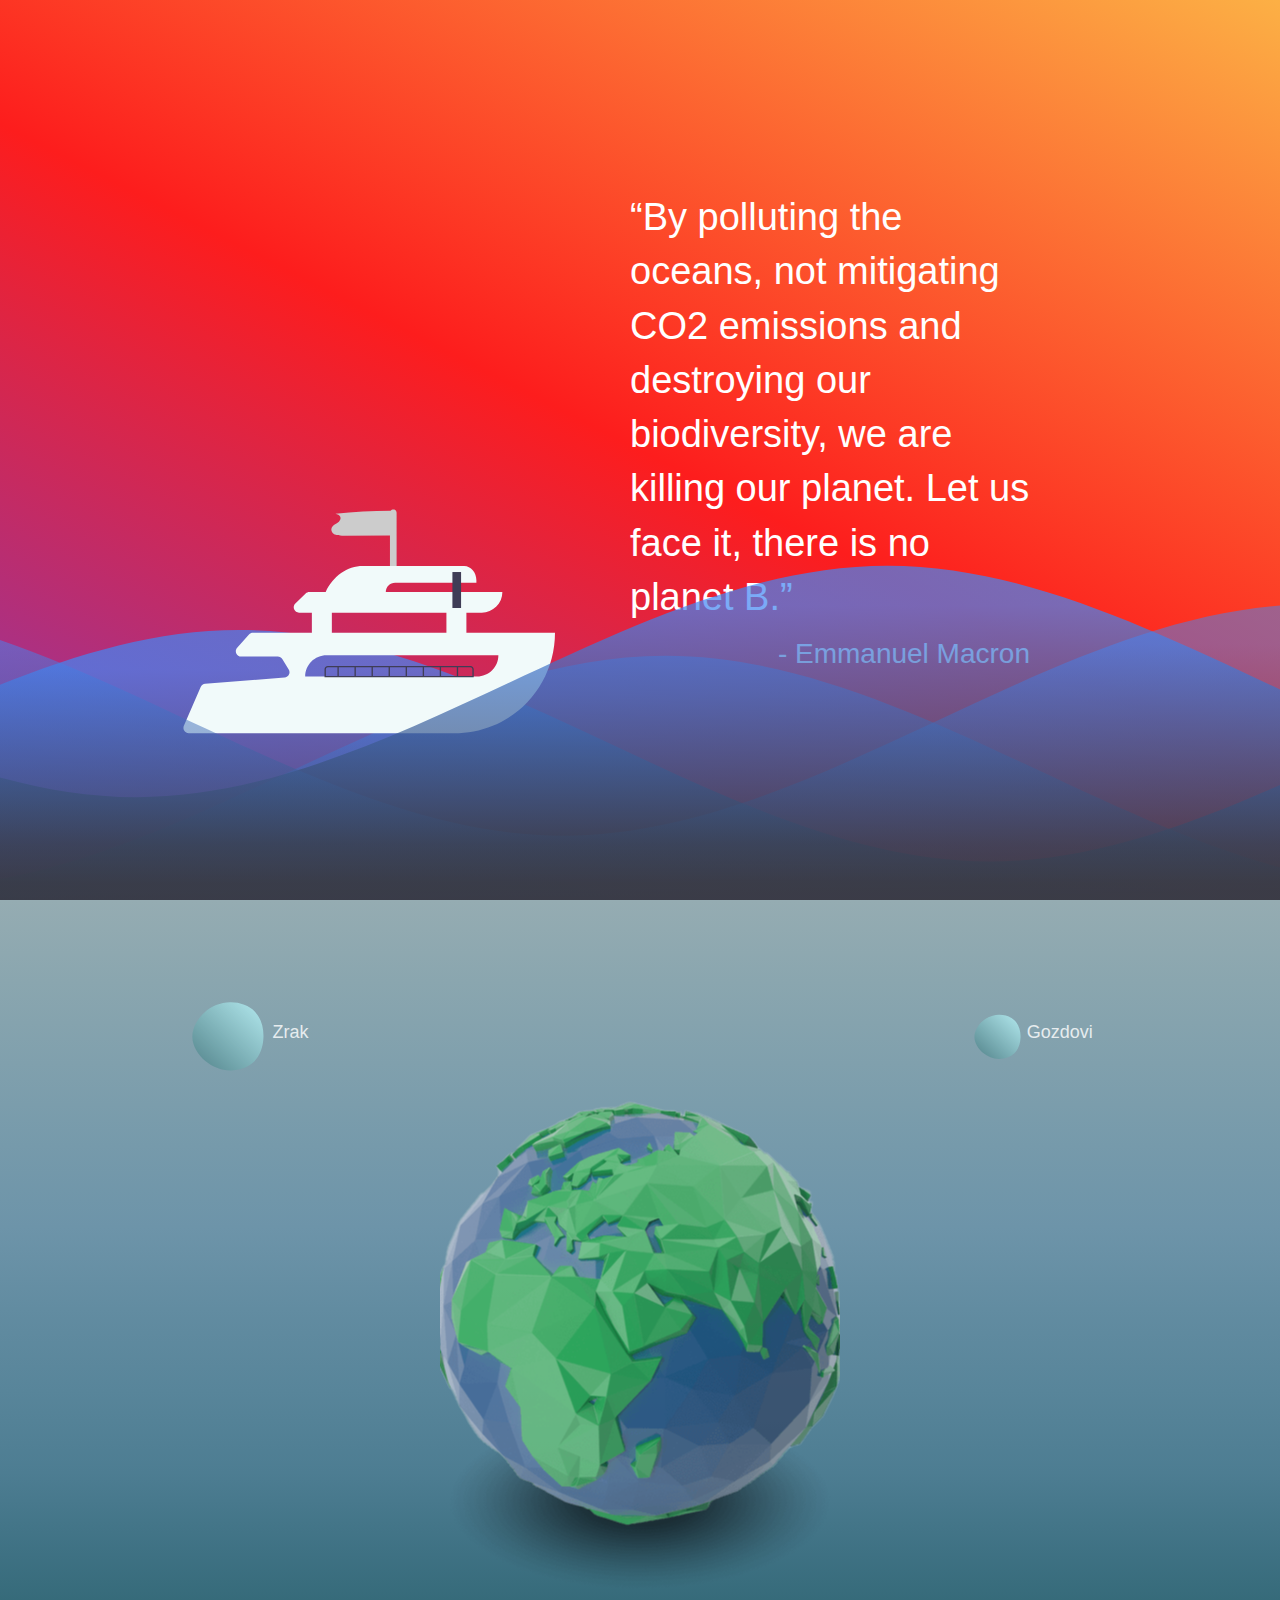
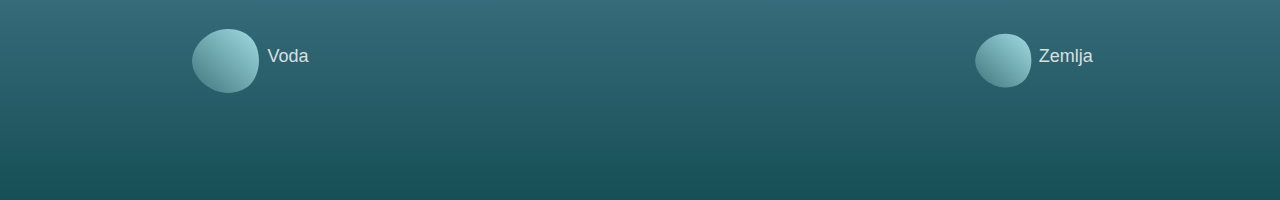
<file: bloki.html>
<!DOCTYPE html>
<html lang="en">
<head>
    <link rel="stylesheet" href="bloki.css">
    <link rel="stylesheet" href="navbar.css">
    <link rel="stylesheet" href="page1.css">
    <link rel="stylesheet" href="page2.css">

    <script
        src="https://code.jquery.com/jquery-3.6.0.slim.min.js"
        integrity="sha256-u7e5khyithlIdTpu22PHhENmPcRdFiHRjhAuHcs05RI="
        crossorigin="anonymous"></script>

    <!-- Latest compiled and minified CSS -->
    <link rel="stylesheet" href="https://maxcdn.bootstrapcdn.com/bootstrap/3.4.1/css/bootstrap.min.css">

    <meta charset="UTF-8">
    <link rel="stylesheet" href="https://cdnjs.cloudflare.com/ajax/libs/animate.css/4.1.1/animate.min.css"/>
    <title>Title</title>
</head>
<body>
    <section class="page page-1">
        <div class="our-navbar">

        </div>

        <div class="rain-container">
            <div class="rain front-row"></div>
            <div class="rain back-row"></div>
        </div>

        <div class="quote-container">
            <p class="quote">“By polluting the oceans, not mitigating CO2 emissions and destroying our biodiversity, we are killing our planet. Let us face it, there is no planet B.”</p>
            <p class="author">- Emmanuel Macron</p>
        </div>
        <svg class="waves" xmlns="http://www.w3.org/2000/svg" xmlns:xlink="http://www.w3.org/1999/xlink" viewBox="0 24 150 28" preserveAspectRatio="none">
            <defs>
              <linearGradient id="wave-gradient" gradientTransform="rotate(90)">
                <stop offset="5%" stop-color="#4286f4" />
                <stop offset="35%" stop-color="#373b44" />
              </linearGradient>
              <path id="a" d="M-160 44c30 0 58-18 88-18s58 18 88 18 58-18 88-18 58 18 88 18v44h-352z" />
            </defs>
            <g class="wave-paths">
              <use xlink:href="#a" x="100" y="5" />
              <use xlink:href="#a" x="150" y="7" />
            </g>
          </svg>

        <div class="ladja">
            <svg 
            id="e3sIjiwmAxZ1" 
            xmlns="http://www.w3.org/2000/svg" 
            xmlns:xlink="http://www.w3.org/1999/xlink" 
            viewBox="0 0 1000 500" 
            shape-rendering="geometricPrecision" 
            text-rendering="geometricPrecision"
            ><style><![CDATA[#e3sIjiwmAxZ2_to {animation: e3sIjiwmAxZ2_to__to 3000ms linear infinite normal forwards}@keyframes e3sIjiwmAxZ2_to__to { 0% {transform: translate(418.420532px,240.634872px);animation-timing-function: cubic-bezier(0.445000,0.050000,0.550000,0.950000)} 33.333333% {transform: translate(421.644179px,264.812228px);animation-timing-function: cubic-bezier(0.445000,0.050000,0.550000,0.950000)} 56.666667% {transform: translate(423.256002px,225.804077px);animation-timing-function: cubic-bezier(0.445000,0.050000,0.550000,0.950000)} 100% {transform: translate(418.420532px,240.634872px)}} #e3sIjiwmAxZ2_tr {animation: e3sIjiwmAxZ2_tr__tr 3000ms linear infinite normal forwards}@keyframes e3sIjiwmAxZ2_tr__tr { 0% {transform: rotate(0deg)} 33.333333% {transform: rotate(-0.464489deg);animation-timing-function: cubic-bezier(0.445000,0.050000,0.550000,0.950000)} 56.666667% {transform: rotate(0.660617deg);animation-timing-function: cubic-bezier(0.445000,0.050000,0.550000,0.950000)} 100% {transform: rotate(0deg)}}]]></style><g id="e3sIjiwmAxZ2_to" transform="translate(418.420532,240.634872)"><g id="e3sIjiwmAxZ2_tr" transform="rotate(0)"><g id="e3sIjiwmAxZ2" transform="translate(-418.420532,-240.634872)"><path id="e3sIjiwmAxZ3" d="M741.592590,225.549240C740.750870,222.245470,738.012360,219.773660,735.156770,217.911020C732.301180,216.048380,729.158720,214.551380,726.720080,212.168280C724.282080,209.785280,722.642240,206.161610,723.774080,202.945650C725.149840,199.037100,729.734400,197.475220,733.741990,196.421450C697.061709,192.478287,660.203077,190.422047,623.311810,190.260860C621.606891,187.949245,618.609319,186.995334,615.882007,187.896489C613.154694,188.797645,611.315558,191.349695,611.323510,194.222020L611.323510,312.785770L624.645280,312.785770L624.645280,239.954140Q672.108970,240.069140,719.573280,240.184080C724.696440,240.196440,730.027100,240.163830,734.633120,237.920080C739.239810,235.676440,742.857770,230.514170,741.592590,225.549240Z" transform="matrix(-1 0 0 1 1084.53614409500028 -168.73397000000006)" fill="rgb(204,204,204)" stroke="none" stroke-width="1"/><path id="e3sIjiwmAxZ4" d="M815.146580,438.010410L815.146580,398.045100L845.786650,398.045100C856.739432,398.045169,867.243637,393.694229,874.988430,385.949449C882.733222,378.204669,887.084180,367.700472,887.084130,356.747690L887.084130,356.747610L653.953130,356.747610C653.953152,346.447249,662.303239,338.097162,672.603600,338.097140L835.129230,338.097140L835.129230,333.460780C835.129230,317.627840,824.168700,304.792710,810.648530,304.792710L608.093240,304.792710C576.896360,304.792710,548.393750,324.886840,533.691670,356.747610L501.072200,356.747610C498.304197,356.747467,495.644754,357.824397,493.656760,359.750460L473.029490,379.733110C469.911299,382.753766,468.937056,387.363955,470.566554,391.387910C472.196052,395.411866,476.103552,398.045197,480.444920,398.045110L506.081520,398.045110L506.081520,438.010420L388.307450,438.010420C385.263188,438.010372,382.364216,439.312168,380.341710,441.587470L356.658490,468.230770C353.870336,471.367595,353.182697,475.848686,354.901997,479.677195C356.621297,483.505704,360.427399,485.968755,364.624240,485.968770L437.869900,485.968770C441.543105,485.968710,444.957390,487.860427,446.905030,490.974770L459.758450,511.525700C461.735163,514.686339,461.916772,518.650090,460.237359,521.978243C458.557946,525.306397,455.261637,527.515161,451.544880,527.802830L292.680880,540.092290C288.739247,540.397276,285.290328,542.859175,283.721210,546.487860L250.080480,624.281660C248.656110,627.575437,248.985025,631.364902,250.955601,634.364007C252.926177,637.363112,256.273795,639.169125,259.862360,639.169130L790.675630,639.169130C803.678013,639.173531,816.653629,637.990440,829.440810,635.634600C924.209460,618.148390,992.326110,534.378820,992.326110,438.010490L992.326110,438.010410ZM546.046830,398.045100L775.181270,398.045100L775.181270,438.010410L546.046830,438.010410ZM879.091070,483.304510C879.091115,494.610605,874.599801,505.453644,866.605177,513.448253C858.610552,521.442862,847.767505,525.934156,836.461410,525.934090L492.759750,525.934090L492.759750,525.934000C492.759883,502.390351,511.845771,483.304498,535.389420,483.304410L879.091070,483.304410Z" transform="matrix(1 0 0 1 -202.34500000000000 -172.73020000000005)" fill="#f1fafa" stroke="none" stroke-width="1"/><path id="e3sIjiwmAxZ5" d="M823.139640,504.619260L538.053770,504.619260C534.376859,504.623580,531.397210,507.603229,531.392890,511.280140L531.392890,527.266260L829.800530,527.266260L829.800530,511.280140C829.796204,507.603227,826.816553,504.623580,823.139640,504.619260ZM594.005200,507.283610L625.442760,507.283610L625.442760,524.601910L594.005200,524.601910ZM591.340850,524.601910L559.903290,524.601910L559.903290,507.283610L591.340850,507.283610ZM628.107110,507.283610L659.544000,507.283610L659.544000,524.601910L628.107110,524.601910ZM662.208370,507.283610L693.645280,507.283610L693.645280,524.601910L662.208370,524.601910ZM696.309630,507.283610L727.747180,507.283610L727.747180,524.601910L696.309630,524.601910ZM730.411540,507.283610L761.849090,507.283610L761.849090,524.601910L730.411540,524.601910ZM764.513450,507.283610L795.951000,507.283610L795.951000,524.601910L764.513450,524.601910ZM534.057240,511.280140C534.059648,509.073916,535.847546,507.286018,538.053770,507.283610L557.238940,507.283610L557.238940,524.601910L534.057240,524.601910ZM827.136170,524.601910L798.615360,524.601910L798.615360,507.283610L823.139640,507.283610C825.345866,507.286013,827.133767,509.073914,827.136170,511.280140Z" transform="matrix(1 0 0 1 -202.34500000000000 -172.73020000000005)" fill="rgb(63,61,86)" stroke="none" stroke-width="1"/><rect id="e3sIjiwmAxZ6" width="17.318300" height="71.937600" rx="0" ry="0" transform="matrix(1 0 0 1 584.82600000000002 144.05179999999996)" fill="rgb(63,61,86)" stroke="none" stroke-width="1"/></g></g></g></svg>
        </div>

        <svg class="waves" xmlns="http://www.w3.org/2000/svg" xmlns:xlink="http://www.w3.org/1999/xlink" viewBox="0 24 150 28" preserveAspectRatio="none">
            <defs>
              <linearGradient id="wave-gradient" gradientTransform="rotate(90)">
                <stop offset="5%" stop-color="#4286f4" />
                <stop offset="35%" stop-color="#373b44" />
              </linearGradient>
              <path id="a" d="M-160 44c30 0 58-18 88-18s58 18 88 18 58-18 88-18 58 18 88 18v44h-352z" />
            </defs>
            <g class="wave-paths">
              <use xlink:href="#a" x="0" />
              <use xlink:href="#a" x="50" y="3" />
            </g>
          </svg>
    </section>

    <section class="page page-2">
        <div class="leftBuffer"></div>

        <div class="krogEna mali"></div>
            <div class="krogEnaKvadEna mali" onclick="location.href='https://ourworldindata.org/air-pollution';">
                <svg id="egFrWSk7NUn1" xmlns="http://www.w3.org/2000/svg" xmlns:xlink="http://www.w3.org/1999/xlink" viewBox="0 0 100 100" shape-rendering="geometricPrecision" text-rendering="geometricPrecision"><style><![CDATA[#egFrWSk7NUn2_ts {animation: egFrWSk7NUn2_ts__ts 3000ms linear infinite normal forwards}@keyframes egFrWSk7NUn2_ts__ts { 0% {transform: translate(50px,50px) scale(1,1);animation-timing-function: cubic-bezier(0.250000,0.460000,0.450000,0.940000)} 50% {transform: translate(50px,50px) scale(1.037051,1.037051);animation-timing-function: cubic-bezier(0.250000,0.460000,0.450000,0.940000)} 100% {transform: translate(50px,50px) scale(1,1)}}]]></style><defs><linearGradient id="egFrWSk7NUn2-fill" x1="0" y1="1" x2="1" y2="0" spreadMethod="pad" gradientUnits="objectBoundingBox"><stop id="egFrWSk7NUn2-fill-0" offset="0%" stop-color="rgb(71,124,130)"/><stop id="egFrWSk7NUn2-fill-1" offset="100%" stop-color="rgb(190,251,255)"/></linearGradient><linearGradient id="egFrWSk7NUn2-stroke" x1="0" y1="1" x2="1" y2="0" spreadMethod="pad" gradientUnits="objectBoundingBox"><stop id="egFrWSk7NUn2-stroke-0" offset="0%" stop-color="rgb(71,124,130)"/><stop id="egFrWSk7NUn2-stroke-1" offset="100%" stop-color="rgb(190,251,255)"/></linearGradient></defs><g id="egFrWSk7NUn2_ts" transform="translate(50,50) scale(1,1)"><path id="egFrWSk7NUn2" d="M29.800000,-30.200000C36.900000,-22.600000,39.900000,-11.300000,39.500000,-0.400000C39.200000,10.600000,35.500000,21.200000,28.400000,28.200000C21.200000,35.200000,10.600000,38.500000,0.300000,38.300000C-10.100000,38,-20.200000,34.100000,-28.500000,27.200000C-36.800000,20.200000,-43.400000,10.100000,-43.700000,-0.300000C-44.100000,-10.800000,-38.200000,-21.600000,-29.900000,-29.200000C-21.600000,-36.800000,-10.800000,-41.200000,0.300000,-41.400000C11.300000,-41.700000,22.600000,-37.800000,29.800000,-30.200000Z" transform="translate(0,0)" fill="url(#egFrWSk7NUn2-fill)" stroke="url(#egFrWSk7NUn2-stroke)" stroke-width="0"/></g></svg>
                <p>Zrak</p>
            </div>
            <div class="krogEnaEnaPaPol mali"></div>
            <div class="krogEnaKvadDva mali" onclick="location.href='https://zapitnovodo.si/';">
                <!-- BLOB -->

                <svg id="egFrWSk7NUn1" xmlns="http://www.w3.org/2000/svg" xmlns:xlink="http://www.w3.org/1999/xlink" viewBox="0 0 100 100" shape-rendering="geometricPrecision" text-rendering="geometricPrecision"><style><![CDATA[#egFrWSk7NUn2_ts {animation: egFrWSk7NUn2_ts__ts 3000ms linear infinite normal forwards}@keyframes egFrWSk7NUn2_ts__ts { 0% {transform: translate(50px,50px) scale(1,1);animation-timing-function: cubic-bezier(0.250000,0.460000,0.450000,0.940000)} 50% {transform: translate(50px,50px) scale(1.037051,1.037051);animation-timing-function: cubic-bezier(0.250000,0.460000,0.450000,0.940000)} 100% {transform: translate(50px,50px) scale(1,1)}}]]></style><defs><linearGradient id="egFrWSk7NUn2-fill" x1="0" y1="1" x2="1" y2="0" spreadMethod="pad" gradientUnits="objectBoundingBox"><stop id="egFrWSk7NUn2-fill-0" offset="0%" stop-color="rgb(71,124,130)"/><stop id="egFrWSk7NUn2-fill-1" offset="100%" stop-color="rgb(190,251,255)"/></linearGradient><linearGradient id="egFrWSk7NUn2-stroke" x1="0" y1="1" x2="1" y2="0" spreadMethod="pad" gradientUnits="objectBoundingBox"><stop id="egFrWSk7NUn2-stroke-0" offset="0%" stop-color="rgb(71,124,130)"/><stop id="egFrWSk7NUn2-stroke-1" offset="100%" stop-color="rgb(190,251,255)"/></linearGradient></defs><g id="egFrWSk7NUn2_ts" transform="translate(50,50) scale(1,1)"><path id="egFrWSk7NUn2" d="M29.800000,-30.200000C36.900000,-22.600000,39.900000,-11.300000,39.500000,-0.400000C39.200000,10.600000,35.500000,21.200000,28.400000,28.200000C21.200000,35.200000,10.600000,38.500000,0.300000,38.300000C-10.100000,38,-20.200000,34.100000,-28.500000,27.200000C-36.800000,20.200000,-43.400000,10.100000,-43.700000,-0.300000C-44.100000,-10.800000,-38.200000,-21.600000,-29.900000,-29.200000C-21.600000,-36.800000,-10.800000,-41.200000,0.300000,-41.400000C11.300000,-41.700000,22.600000,-37.800000,29.800000,-30.200000Z" transform="translate(0,0)" fill="url(#egFrWSk7NUn2-fill)" stroke="url(#egFrWSk7NUn2-stroke)" stroke-width="0"/></g></svg>
                <p>Voda</p>
            </div>
            <div class="krogEnaKvadTri mali"></div>


        <div class="krogDva mali"></div>
            <div class="krogDvaKvadEna mali round"></div>
            <div class="krogDvaEnaPaPol mali"></div>
            <div class="krogDvaKvadDva mali"></div>
            <div class="krogDvaKvadTri mali"></div>


        <div class="krogTri mali">

        </div>
            <div class="krogTriKvadEna mali">

            </div>
        <div class="krogTriEnaPaPol mali" onclick="location.href='https://www.greenpeace.org/slovenia/';">

        </div>
            <div class="krogTriKvadDva mali"></div>
            <div class="krogTriKvadTri mali"></div>



        <div class="krogStiri mali"></div>
            <div class="krogStiriKvadEna mali"></div>
        <div class="krogStiriEnaPaPol mali"></div>
            <div class="krogStiriKvadDva mali"></div>
            <div class="krogStiriKvadTri mali"></div>

        <div class="krogPet mali"></div>
            <div class="krogPetKvadEna mali" onclick="location.href='https://ourworldindata.org/deforestation';">
                <svg id="egFrWSk7NUn1" xmlns="http://www.w3.org/2000/svg" xmlns:xlink="http://www.w3.org/1999/xlink" viewBox="0 0 100 100" shape-rendering="geometricPrecision" text-rendering="geometricPrecision"><style><![CDATA[#egFrWSk7NUn2_ts {animation: egFrWSk7NUn2_ts__ts 3000ms linear infinite normal forwards}@keyframes egFrWSk7NUn2_ts__ts { 0% {transform: translate(50px,50px) scale(1,1);animation-timing-function: cubic-bezier(0.250000,0.460000,0.450000,0.940000)} 50% {transform: translate(50px,50px) scale(1.037051,1.037051);animation-timing-function: cubic-bezier(0.250000,0.460000,0.450000,0.940000)} 100% {transform: translate(50px,50px) scale(1,1)}}]]></style><defs><linearGradient id="egFrWSk7NUn2-fill" x1="0" y1="1" x2="1" y2="0" spreadMethod="pad" gradientUnits="objectBoundingBox"><stop id="egFrWSk7NUn2-fill-0" offset="0%" stop-color="rgb(71,124,130)"/><stop id="egFrWSk7NUn2-fill-1" offset="100%" stop-color="rgb(190,251,255)"/></linearGradient><linearGradient id="egFrWSk7NUn2-stroke" x1="0" y1="1" x2="1" y2="0" spreadMethod="pad" gradientUnits="objectBoundingBox"><stop id="egFrWSk7NUn2-stroke-0" offset="0%" stop-color="rgb(71,124,130)"/><stop id="egFrWSk7NUn2-stroke-1" offset="100%" stop-color="rgb(190,251,255)"/></linearGradient></defs><g id="egFrWSk7NUn2_ts" transform="translate(50,50) scale(1,1)"><path id="egFrWSk7NUn2" d="M29.800000,-30.200000C36.900000,-22.600000,39.900000,-11.300000,39.500000,-0.400000C39.200000,10.600000,35.500000,21.200000,28.400000,28.200000C21.200000,35.200000,10.600000,38.500000,0.300000,38.300000C-10.100000,38,-20.200000,34.100000,-28.500000,27.200000C-36.800000,20.200000,-43.400000,10.100000,-43.700000,-0.300000C-44.100000,-10.800000,-38.200000,-21.600000,-29.900000,-29.200000C-21.600000,-36.800000,-10.800000,-41.200000,0.300000,-41.400000C11.300000,-41.700000,22.600000,-37.800000,29.800000,-30.200000Z" transform="translate(0,0)" fill="url(#egFrWSk7NUn2-fill)" stroke="url(#egFrWSk7NUn2-stroke)" stroke-width="0"/></g></svg>
                <p>Gozdovi</p>

            </div>
        <div class="krogPetEnaPaPol mali"></div>
            <div class="krogPetKvadDva mali"  onclick="location.href='https://www.theguardian.com/us-news/2021/mar/28/chevron-lawyer-steven-donziger-ecuador-house-arrest';">
                <svg id="egFrWSk7NUn1" xmlns="http://www.w3.org/2000/svg" xmlns:xlink="http://www.w3.org/1999/xlink" viewBox="0 0 100 100" shape-rendering="geometricPrecision" text-rendering="geometricPrecision"><style><![CDATA[#egFrWSk7NUn2_ts {animation: egFrWSk7NUn2_ts__ts 3000ms linear infinite normal forwards}@keyframes egFrWSk7NUn2_ts__ts { 0% {transform: translate(50px,50px) scale(1,1);animation-timing-function: cubic-bezier(0.250000,0.460000,0.450000,0.940000)} 50% {transform: translate(50px,50px) scale(1.037051,1.037051);animation-timing-function: cubic-bezier(0.250000,0.460000,0.450000,0.940000)} 100% {transform: translate(50px,50px) scale(1,1)}}]]></style><defs><linearGradient id="egFrWSk7NUn2-fill" x1="0" y1="1" x2="1" y2="0" spreadMethod="pad" gradientUnits="objectBoundingBox"><stop id="egFrWSk7NUn2-fill-0" offset="0%" stop-color="rgb(71,124,130)"/><stop id="egFrWSk7NUn2-fill-1" offset="100%" stop-color="rgb(190,251,255)"/></linearGradient><linearGradient id="egFrWSk7NUn2-stroke" x1="0" y1="1" x2="1" y2="0" spreadMethod="pad" gradientUnits="objectBoundingBox"><stop id="egFrWSk7NUn2-stroke-0" offset="0%" stop-color="rgb(71,124,130)"/><stop id="egFrWSk7NUn2-stroke-1" offset="100%" stop-color="rgb(190,251,255)"/></linearGradient></defs><g id="egFrWSk7NUn2_ts" transform="translate(50,50) scale(1,1)"><path id="egFrWSk7NUn2" d="M29.800000,-30.200000C36.900000,-22.600000,39.900000,-11.300000,39.500000,-0.400000C39.200000,10.600000,35.500000,21.200000,28.400000,28.200000C21.200000,35.200000,10.600000,38.500000,0.300000,38.300000C-10.100000,38,-20.200000,34.100000,-28.500000,27.200000C-36.800000,20.200000,-43.400000,10.100000,-43.700000,-0.300000C-44.100000,-10.800000,-38.200000,-21.600000,-29.900000,-29.200000C-21.600000,-36.800000,-10.800000,-41.200000,0.300000,-41.400000C11.300000,-41.700000,22.600000,-37.800000,29.800000,-30.200000Z" transform="translate(0,0)" fill="url(#egFrWSk7NUn2-fill)" stroke="url(#egFrWSk7NUn2-stroke)" stroke-width="0"/></g></svg>
                <p>Zemlja</p>
            </div>
            <div class="krogPetKvadTri mali"></div>

        <div class="rightBuffer"></div>
    </section>

    <audio autoplay>
        <source src=
                        "Waves-sound-effect.mp3"
                type="audio/mp3">
    </audio>
</body>

<script>
var makeItRain = function() {
  //clear out everything
  $('.rain').empty();

  var increment = 0;
  var drops = "";
  var backDrops = "";

  while (increment < 100) {
    //couple random numbers to use for various randomizations
    //random number between 98 and 1
    var randoHundo = (Math.floor(Math.random() * (98 - 1 + 1) + 1));
    //random number between 5 and 2
    var randoFiver = (Math.floor(Math.random() * (5 - 2 + 1) + 2));
    //increment
    increment += randoFiver;
    //add in a new raindrop with various randomizations to certain CSS properties
    drops += '<div class="drop" style="left: ' + increment + '%; bottom: ' + (randoFiver + randoFiver - 1 + 100) + '%; animation-delay: 0.' + randoHundo + 's; animation-duration: 0.5' + randoHundo + 's;"><div class="stem" style="animation-delay: 0.' + randoHundo + 's; animation-duration: 0.5' + randoHundo + 's;"></div><div class="splat" style="animation-delay: 0.' + randoHundo + 's; animation-duration: 0.5' + randoHundo + 's;"></div></div>';
    backDrops += '<div class="drop" style="right: ' + increment + '%; bottom: ' + (randoFiver + randoFiver - 1 + 100) + '%; animation-delay: 0.' + randoHundo + 's; animation-duration: 0.5' + randoHundo + 's;"><div class="stem" style="animation-delay: 0.' + randoHundo + 's; animation-duration: 0.5' + randoHundo + 's;"></div><div class="splat" style="animation-delay: 0.' + randoHundo + 's; animation-duration: 0.5' + randoHundo + 's;"></div></div>';
  }

  $('.rain.front-row').append(drops);
  $('.rain.back-row').append(backDrops);
}
makeItRain();
</script>

</html>
</file>
<file: bloki.css>
html { height: 100%; }
body {height: 100%;}
</file>
<file: navbar.css>
.our-navbar {
  display: flex;
  justify-content: center;
  align-items: center;
  height: 70px;
  margin: 0 !important;
}

.our-navbar .link {
  font-size: 16px;
  margin: 0 10px;
  color: white;
  padding: 12px 20px;
  transition: background 0.2s;
  cursor: pointer;
  border-radius: 5px;
}

.our-navbar .link:hover {
  background: #00000055;
  text-decoration: none;
}
</file>
<file: page1.css>
.page-1 {
  height: 100vh;
  background: rgb(131,58,180);
  background: linear-gradient(27deg, rgba(131,58,180,1) 0%, rgba(253,29,29,1) 50%, rgba(252,176,69,1) 100%);
}

.page-1 .rain-container {
  width: 100%;
  height: 100%;
  position: absolute;
  top: 0;
  left: 0;
  overflow: hidden;
  pointer-events: none;
}

.rain.back-row {
  display: none;
  z-index: 1;
  bottom: 60px;
  opacity: 0.5;
}

body.back-row-toggle .rain.back-row {
  display: block;
}

.drop {
  position: absolute;
  bottom: 100%;
  width: 15px;
  height: 120px;
  pointer-events: none;
  animation: drop 0.5s linear infinite;
}

@keyframes drop {
  0% {
    transform: translateY(0vh);
  }
  75% {
    transform: translateY(90vh);
  }
  100% {
    transform: translateY(90vh);
  }
}

.stem {
  width: 1px;
  height: 60%;
  margin-left: 7px;
  background: linear-gradient(to bottom, rgba(255, 255, 255, 0), rgba(255, 255, 255, 0.25));
  animation: stem 0.5s linear infinite;
}

@keyframes stem {
  0% {
    opacity: 1;
  }
  65% {
    opacity: 1;
  }
  75% {
    opacity: 0;
  }
  100% {
    opacity: 0;
  }
}

.page-1 .ladja{
  position: absolute;
  left: 160px;
  bottom: 200px;
  height: 200px;
  width: 500px;
}

.page-1 .quote-container {
  width: 400px;
  height: 400px;
  position: absolute;
  right: 250px;
  top: 190px;
}

.page-1 .quote-container .quote {
  font-size: 38px;
  color: #fff;
}

.page-1 .quote-container .author {
  font-size: 28px;
  color: #fff;
  width: 100%;
  text-align: right;
}

.page-1 .waves {
  position: absolute;
  bottom: 0;
  left: 0;
  width: 100%;
  height: 40vh;
}

/* Animation */
.page-1 .wave-paths use {
  animation: move-waves 10s ease-in-out infinite;
  fill: url(#wave-gradient);
}
.page-1 .wave-paths use:nth-child(odd) {
  animation-direction: reverse;
  animation-duration: 13s;
}
.page-1 .wave-paths use:nth-child(1) {
  animation-delay: -2s;
  opacity: 0.7;
}
.page-1 .wave-paths use:nth-child(2) {
  animation-delay: -3s;
  opacity: 0.5;
}
.page-1 .wave-paths use:nth-child(3) {
  animation-delay: -4s;
  opacity: 0.3;
}
.page-1 .wave-paths use:nth-child(4) {
  animation-delay: -5s;
}

@keyframes move-waves {
  0% {
    transform: translate3d(-30px, 0, 0);
  }
  50% {
    transform: translate3d(30px, 0, 0);
  }
  100% {
    transform: translate3d(-30px, 0, 0);
  }
}
</file>
<file: page2.css>
.page-2 {
  display: grid;
  width:100%;
  height: 100%;
  grid-template-columns: 3fr 2fr 2fr 2fr 2fr 2fr 3fr;
  grid-template-rows: 2fr 3fr 3fr 3fr 2fr;
  grid-template-areas:
      "lbuff ena  dva  tri  stiri  pet  rbuff"
      "lbuff enae dvae trie stirie pete rbuff"
      "lbuff enaP dvaP triP stiriP petP rbuff"
      "lbuff enad dvad trid stirid petd rbuff"
      "lbuff enat dvat trit stirit pett rbuff";

  grid-gap: 5px;
  background-image: linear-gradient(to bottom, #95acb2, #8aa6af, #80a0ad, #769aab, #6d94a9, #628ca1, #58859a, #4d7d92, #3e7183, #306673, #235a64, #164f55);
animation: gap 1s ease-in-out infinite alternate;
}
@keyframes gap{
    from{
        grid-template-rows: 1fr 3fr 6fr 3fr 1fr;
        grid-gap: 5px;
    }
    to{
        grid-template-rows: 5fr 2fr 6fr 2fr 5fr;
        grid-gap: 10px;
    }
}
.veliki{
  background: #994499;
}

.mali{
  opacity: 0.8;
  transition:0.2s;
    align-content: center;
    display: flex;
    align-items: center;
    justify-content: center;
    cursor:pointer;
}

.mali:hover {
 opacity: 1;
 transform: scale(1.02);
}

.krogEna{ grid-area: ena}
 .krogEnaKvadEna{ grid-area: enae}
 .krogEnaKvadDva{ grid-area: enad}
 .krogEnaKvadTri{ grid-area: enat}

.krogDva{ grid-area: dva}
 .krogDvaKvadEna{ grid-area: dvae}
 .krogDvaKvadDva{ grid-area: dvad}
 .krogDvaKvadTri{ grid-area: dvat}

.krogTri{ grid-area: tri;}
 .krogTriKvadEna{ grid-area: trie;}
 .krogTriKvadDva{ grid-area: trid;}
 .krogTriKvadTri{ grid-area: trit}

.krogStiri{ grid-area: stiri}
 .krogStiriKvadEna{ grid-area: stirie}
 .krogStiriKvadDva{ grid-area: stirid}
 .krogStiriKvadTri{ grid-area: stirit}

.krogPet{ grid-area: pet}
 .krogPetKvadEna{ grid-area: pete}
 .krogPetKvadDva{ grid-area: petd;}
 .krogPetKvadTri{ grid-area: pett}

 .krogEnaEnaPaPol{ grid-area: enaP}
.krogDvaEnaPaPol{ grid-area: dvaP}
.krogTriEnaPaPol{ grid-area: triP;
    background-image: url('low-poly-planet-earth-Oxnnen0-600.png');
    background-position: center;
    height: 500px;
    width: 400px;}
.krogStiriEnaPaPol{ grid-area: stiriP}
.krogPetEnaPaPol{ grid-area: petP}

.leftBuffer{grid-area: lbuff}
.rightBuffer{grid-area: rbuff}

#eo5vAyEuZUG1{
    height: 100%;
    width: 100%;
}

p{
    font-family: Arial;
    font-size: 18px;
    color: white;
}
</file>
